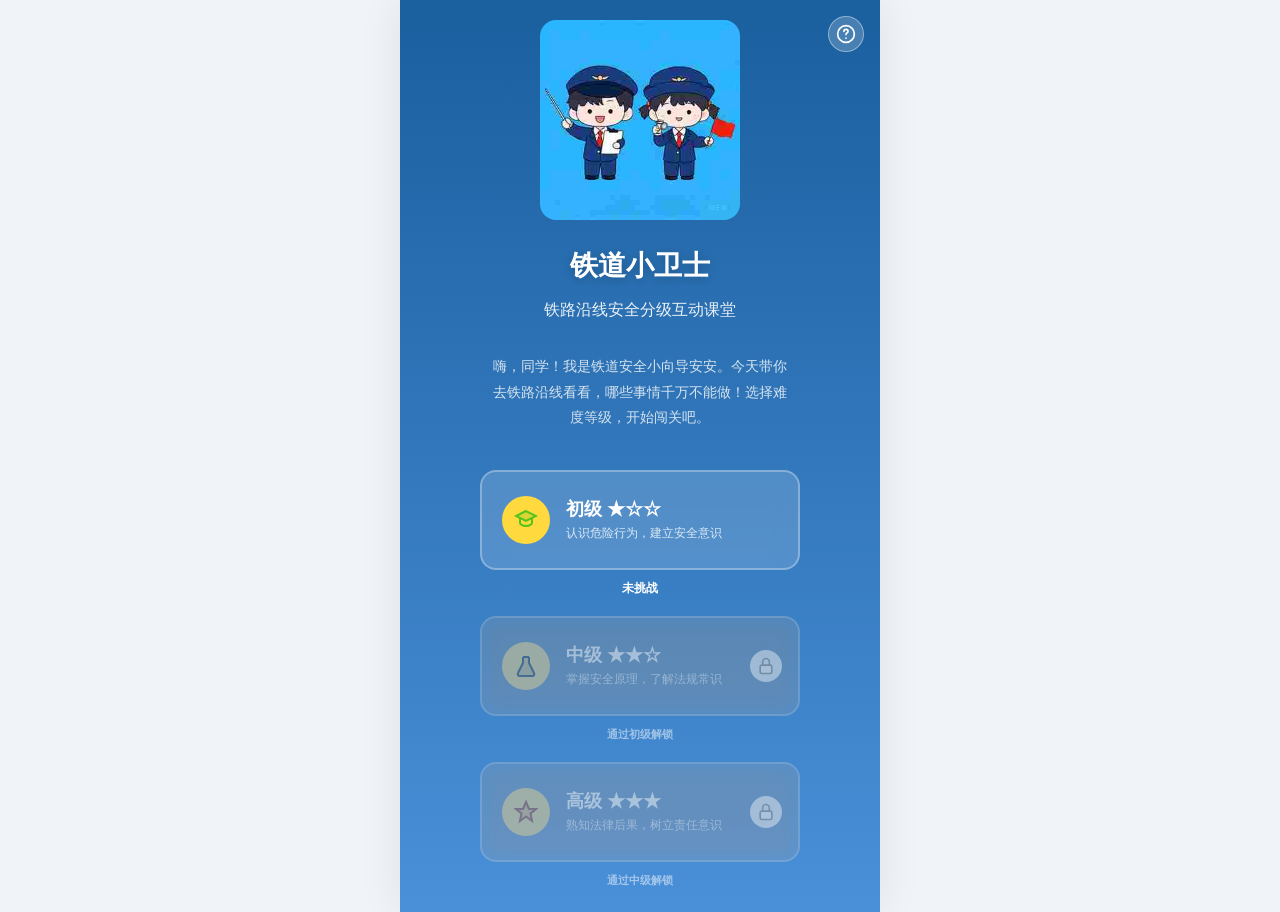
<file: index.html>
<!DOCTYPE html>
<html lang="zh-CN">
<head>
  <meta charset="UTF-8">
  <meta name="viewport" content="width=device-width, initial-scale=1.0, maximum-scale=1.0, user-scalable=no">
  <meta name="description" content="铁道小卫士 - 中小学生铁路沿线安全互动课堂">
  <title>铁道小卫士 - 铁路沿线安全互动课堂</title>
  <link rel="stylesheet" href="css/style.css?v=1.2.3">
</head>
<body>
<div id="app">

  <!-- 顶部进度条 -->
  <div class="progress-bar" id="progressBar">
    <div class="progress-track">
      <div class="progress-fill" id="progressFill" style="width:0%"></div>
    </div>
    <div class="progress-text" id="progressText">探索进度 0/6</div>
  </div>

  <!-- ===== 开篇页 ===== -->
  <section class="screen active" id="screen-intro">
    <button class="about-btn" onclick="toggleAbout()" aria-label="关于本项目">
      <svg width="20" height="20" viewBox="0 0 24 24" fill="none">
        <circle cx="12" cy="12" r="10" stroke="currentColor" stroke-width="2" fill="none"/>
        <path d="M9.5 9a2.5 2.5 0 015 0c0 1.5-2.5 2-2.5 3.5" stroke="currentColor" stroke-width="2" stroke-linecap="round" fill="none"/>
        <circle cx="12" cy="17" r="1" fill="currentColor"/>
      </svg>
    </button>
    <img class="intro-train" src="images/guides.jpg" alt="铁道安全小向导" onerror="this.onerror=null;this.src='images/guides.jpg'" />
    <h1 class="intro-title">铁道小卫士</h1>
    <p class="intro-subtitle">铁路沿线安全分级互动课堂</p>
    <p class="intro-desc">嗨，同学！我是铁道安全小向导安安。今天带你去铁路沿线看看，哪些事情千万不能做！选择难度等级，开始闯关吧。</p>
    <div class="grade-cards" id="gradeCards">
      <div class="grade-card-wrapper" data-grade="elementary">
        <button class="grade-card" onclick="selectGrade('elementary')">
          <div class="grade-card-icon">
            <svg width="24" height="24" viewBox="0 0 24 24" fill="none"><path d="M12 3L2 8l10 5 10-5-10-5z" stroke="#52C41A" stroke-width="2" fill="#52C41A" opacity="0.2"/><path d="M12 3L2 8l10 5 10-5-10-5z" stroke="#52C41A" stroke-width="2" fill="none"/><path d="M6 10v5c0 1 2.5 3 6 3s6-2 6-3v-5" stroke="#52C41A" stroke-width="2" fill="none"/></svg>
          </div>
          <div class="grade-card-content">
            <h3>初级 ★☆☆</h3>
            <p>认识危险行为，建立安全意识</p>
          </div>
        </button>
        <div class="grade-card-status" id="status-elementary"></div>
      </div>
      <div class="grade-card-wrapper" data-grade="middle">
        <button class="grade-card locked" onclick="selectGrade('middle')">
          <div class="grade-card-icon">
            <svg width="24" height="24" viewBox="0 0 24 24" fill="none"><path d="M9 3v6L4 19a2 2 0 002 3h12a2 2 0 002-3l-5-10V3" stroke="#1A5F9E" stroke-width="2" fill="#1A5F9E" opacity="0.2"/><path d="M9 3v6L4 19a2 2 0 002 3h12a2 2 0 002-3l-5-10V3" stroke="#1A5F9E" stroke-width="2" fill="none"/><line x1="9" y1="3" x2="15" y2="3" stroke="#1A5F9E" stroke-width="2"/></svg>
          </div>
          <div class="grade-card-content">
            <h3>中级 ★★☆</h3>
            <p>掌握安全原理，了解法规常识</p>
          </div>
          <div class="lock-overlay"><svg width="20" height="20" viewBox="0 0 24 24" fill="none"><rect x="5" y="11" width="14" height="10" rx="2" stroke="#999" stroke-width="2" fill="#fff"/><path d="M8 11V7a4 4 0 018 0v4" stroke="#999" stroke-width="2" fill="none"/></svg></div>
        </button>
        <div class="grade-card-status" id="status-middle"></div>
      </div>
      <div class="grade-card-wrapper" data-grade="high">
        <button class="grade-card locked" onclick="selectGrade('high')">
          <div class="grade-card-icon">
            <svg width="24" height="24" viewBox="0 0 24 24" fill="none"><path d="M12 2l3 7h7l-5.5 4.5L18 21l-6-4.5L6 21l1.5-7.5L2 9h7l3-7z" stroke="#E74C3C" stroke-width="2" fill="#E74C3C" opacity="0.2"/><path d="M12 2l3 7h7l-5.5 4.5L18 21l-6-4.5L6 21l1.5-7.5L2 9h7l3-7z" stroke="#E74C3C" stroke-width="2" fill="none"/></svg>
          </div>
          <div class="grade-card-content">
            <h3>高级 ★★★</h3>
            <p>熟知法律后果，树立责任意识</p>
          </div>
          <div class="lock-overlay"><svg width="20" height="20" viewBox="0 0 24 24" fill="none"><rect x="5" y="11" width="14" height="10" rx="2" stroke="#999" stroke-width="2" fill="#fff"/><path d="M8 11V7a4 4 0 018 0v4" stroke="#999" stroke-width="2" fill="none"/></svg></div>
        </button>
        <div class="grade-card-status" id="status-high"></div>
      </div>
    </div>
  </section>

  <!-- ===== 场景闯关页 ===== -->
  <section class="screen" id="screen-scenes">
    <h2 class="section-title" id="scenesTitle">铁路沿线安全六关</h2>
    <p class="section-subtitle" id="scenesSubtitle">请在每个场景中选出正确做法</p>
    <div id="scenarioContainer"></div>
    <div class="scene-nav" id="sceneNav">
      <span class="nav-text" id="navPrev"></span>
      <button class="btn btn-green" id="btnNextScene" onclick="nextScene()" style="display:none">下一关</button>
    </div>
    <div class="text-center mt-32 mb-24" id="scenesDone" style="display:none">
      <button class="btn btn-primary btn-lg" onclick="goToScreen('screen-pledge')">签署安全承诺</button>
    </div>
  </section>

  <!-- ===== 安全承诺页 ===== -->
  <section class="screen" id="screen-pledge">
    <div class="pledge-card">
      <h2 class="pledge-title" id="pledgeTitle">铁路安全承诺</h2>
      <p class="pledge-intro" id="pledgeIntro">亲爱的同学，在学习了铁路沿线安全知识后，请认真阅读并签署以下承诺：</p>
      <div class="pledge-content" id="pledgeContent">
      </div>
      <div class="pledge-check">
        <label class="pledge-checkbox-label">
          <input type="checkbox" id="pledgeAgree" onchange="togglePledgeBtn()"> 我已认真阅读并承诺遵守以上内容
        </label>
      </div>
      <div class="pledge-actions">
        <button class="btn btn-secondary pledge-back-btn" id="pledgeBackBtn" onclick="goBackFromPledge()">返回</button>
        <button class="btn btn-primary btn-lg" id="pledgeNextBtn" onclick="proceedToQuiz()" disabled>签署承诺，进入答题</button>
      </div>
    </div>
  </section>

  <!-- ===== 答题挑战页 ===== -->
  <section class="screen" id="screen-quiz">
    <div id="quizArea"></div>
    <div class="quiz-result" id="quizResult" style="display:none">
      <div class="quiz-result-score" id="quizFinalScore">0</div>
      <div class="quiz-result-label" id="quizResultLabel">答题完成</div>
      <div class="quiz-result-msg" id="quizResultMsg"></div>
      <div class="quiz-badge" id="quizBadge" style="display:none">铁道安全小达人</div>
      <button class="btn btn-primary btn-lg" id="quizNextBtn" onclick="onQuizNext()">查看真实案例</button>
    </div>

    <!-- 铁路安全知识宣讲图 -->
    <div class="quiz-knowledge-section" id="quizKnowledgeSection" style="display:none;">
      <h3 class="quiz-knowledge-title">铁路安全知识宣讲</h3>
      <div class="quiz-knowledge-grid">
        <div class="quiz-knowledge-card">
          <img src="images/promo_quiz_v2_small.jpg" alt="铁路安全答题" onerror="this.onerror=null;this.src='images/promo_quiz_v2_small.jpg'" />
          <p>穿越铁路应走专用人行通道，切勿翻越护栏抄近路</p>
        </div>
        <div class="quiz-knowledge-card">
          <img src="images/promo_kite_small.jpg" alt="禁止在铁路旁放风筝" onerror="this.onerror=null;this.src='images/promo_kite_small.jpg'" />
          <p>铁路旁严禁放风筝，风筝线可能缠绕接触网造成事故</p>
        </div>
        <div class="quiz-knowledge-card">
          <img src="images/promo_stone_v2_small.jpg" alt="禁止向火车抛石块" onerror="this.onerror=null;this.src='images/promo_stone_v2_small.jpg'" />
          <p>向列车抛掷石块危险且违法，可能造成严重伤亡和法律责任</p>
        </div>
      </div>
    </div>
    <div class="quiz-refs-note">
      <span class="quiz-refs-label">参考出处：</span>本页题目及解析参考《中华人民共和国铁路法》、《铁路安全管理条例》（国务院令第639号）、《中华人民共和国治安管理处罚法》、《中华人民共和国刑法》相关条款，及国家铁路局、中国铁路公安局安全科普资料整理。
    </div>
  </section>

  <!-- ===== 案例警示页 ===== -->
  <section class="screen" id="screen-cases">
    <h2 class="section-title">真实发生的事</h2>
    <p class="section-subtitle">这些不是小事，每一起都是血的教训</p>
    <div id="caseContainer"></div>
    <div class="case-refs">
      <h4 class="case-refs-title">案例来源与参考文献</h4>
      <p class="case-refs-note">以上案例依据公开报道的铁路安全事故类型改编，具体时间、地点、人物均作化名处理，仅用于安全教育教学目的。</p>
      <div class="case-refs-group">
        <div class="case-refs-subtitle">一、法律法规</div>
        <ol class="case-refs-list">
          <li>《中华人民共和国铁路法》（2015年修正），全国人民代表大会常务委员会</li>
          <li>《铁路安全管理条例》（国务院令第639号），国务院，2014年1月1日施行</li>
          <li>《中华人民共和国治安管理处罚法》（2012年修正），全国人民代表大会常务委员会</li>
          <li>《中华人民共和国刑法》第一百一十七条、第一百一十五条、第一百一十九条，全国人民代表大会</li>
          <li>《高速铁路安全防护管理办法》（交通运输部令2020年第14号），国家铁路局，2020年8月1日施行</li>
        </ol>
      </div>
      <div class="case-refs-group">
        <div class="case-refs-subtitle">二、案例与科普资料</div>
        <ol class="case-refs-list">
          <li>国家铁路局《铁路安全宣传案例集》</li>
          <li>中国铁路公安局安全警示教育资料</li>
          <li>铁路检察机关未成年人犯罪警示案例汇编</li>
          <li>铁路运输法院公开审判案例</li>
          <li>中国铁道学会铁路安全科普宣传材料</li>
        </ol>
      </div>
    </div>
    <div class="text-center mt-32 mb-24">
      <button class="btn btn-blue btn-lg" onclick="goToScreen('screen-certificate')">领取安全证书</button>
    </div>
  </section>

  <!-- ===== 证书页 ===== -->
  <section class="screen" id="screen-certificate">
    <h2 class="section-title" style="color:#fff">我是铁道安全小卫士</h2>
    <p class="section-subtitle" style="color:rgba(255,255,255,0.7)">完成全部挑战，领取你的安全证书</p>

    <div class="pledge-wall">
      <div class="pledge-count" id="pledgeCount">0</div>
      <div class="pledge-label">名同学已签署铁路安全承诺</div>
    </div>

    <!-- 证书卡片（合格及以上显示） -->
    <div class="cert-container" id="certCard">
      <div class="cert-decoration"></div>
      <div class="cert-title" id="certTitle">答题能手合格证书</div>
      <div class="cert-subtitle">铁路沿线安全互动课堂</div>

      <div class="cert-name" id="certName">--</div>

      <div class="cert-info">
        <div class="cert-info-item">
          <div class="cert-info-label">难度</div>
          <div class="cert-info-value" id="certGrade">--</div>
        </div>
        <div class="cert-info-item">
          <div class="cert-info-label">答题</div>
          <div class="cert-info-value" id="certScenes">--</div>
        </div>
        <div class="cert-info-item">
          <div class="cert-info-label">等级</div>
          <div class="cert-info-value" id="certLevel" style="color:#52C41A;font-weight:700">合格</div>
        </div>
      </div>

      <div class="cert-score-big" id="certTotalScore">0</div>
      <div class="cert-info-label">总得分（满分100）</div>

      <div class="cert-pledge" id="certPledge"></div>

      <div class="cert-canvas-wrap">
        <canvas id="certCanvas" width="360" height="120"></canvas>
      </div>

      <div class="cert-id" id="certId">证书编号：TDXWS-000000</div>
      <div class="cert-levels-summary" id="certLevelsSummary"></div>
      <div class="cert-next-action" id="certNextAction"></div>
    </div>

    <!-- 不合格提示卡片（分数<60时显示） -->
    <div class="fail-card" id="failCard" style="display:none;">
      <div class="fail-icon">📚</div>
      <h3 class="fail-title">再接再厉</h3>
      <p class="fail-desc">你的得分是 <span id="failScore" style="color:#FF4D4F;font-weight:700;font-size:24px;">0</span> 分</p>
      <p class="fail-desc">难度：<span id="failGrade">--</span></p>
      <p class="fail-desc" id="failDetail">--</p>
      <p class="fail-tip">很遗憾，60分以上才能获得证书哦。<br>回去复习一下安全知识，再来挑战吧！</p>
      <div class="fail-actions">
        <button class="btn btn-primary" onclick="restartQuiz()">重新挑战</button>
        <button class="btn btn-outline" onclick="goHome()">返回首页</button>
      </div>
    </div>

    <div class="share-buttons">
      <button class="btn btn-green share-btn" onclick="shareResult(event)">分享成绩</button>
      <button class="btn btn-blue share-btn" onclick="copyLink(event)">复制链接</button>
      <button class="btn btn-outline share-btn" onclick="goHome()">返回首页</button>
    </div>

    <div class="submit-guide">
      <strong>铁道小卫士 · 铁路沿线安全知识闯关</strong><br>
      <span id="footerVersion">版本 v1.2.0</span>
    </div>
  </section>

  <!-- 昵称输入弹窗 -->
  <div class="modal-overlay" id="nicknameOverlay" style="display:none;">
    <div class="modal-box">
      <h3 class="modal-title">输入你的昵称</h3>
      <p class="modal-desc">用于生成你的专属证书</p>
      <input type="text" id="nicknameInput" class="modal-input" maxlength="20" placeholder="请输入昵称（最多20字）" onkeydown="if(event.key==='Enter')confirmNickname()">
      <div class="modal-actions">
        <button class="btn btn-primary" onclick="confirmNickname()">确认</button>
        <button class="btn btn-secondary" onclick="cancelNickname()">跳过</button>
      </div>
    </div>
  </div>
</div>

<!-- ===== 关于弹窗 ===== -->
<div class="about-modal" id="aboutModal" style="display:none;">
  <div class="about-modal-overlay" onclick="toggleAbout()"></div>
  <div class="about-modal-content">
    <button class="about-close-btn" onclick="toggleAbout()" aria-label="关闭">
      <svg width="20" height="20" viewBox="0 0 24 24" fill="none">
        <line x1="6" y1="6" x2="18" y2="18" stroke="currentColor" stroke-width="2" stroke-linecap="round"/>
        <line x1="18" y1="6" x2="6" y2="18" stroke="currentColor" stroke-width="2" stroke-linecap="round"/>
      </svg>
    </button>
    <div class="about-header">
      <div class="about-icon">
        <svg width="32" height="32" viewBox="0 0 24 24" fill="none">
          <path d="M12 2L2 7l10 5 10-5-10-5z" stroke="#1A5F9E" stroke-width="2" fill="#1A5F9E" opacity="0.2"/>
          <path d="M12 2L2 7l10 5 10-5-10-5z" stroke="#1A5F9E" stroke-width="2" fill="none"/>
          <path d="M2 17l10 5 10-5" stroke="#1A5F9E" stroke-width="2" fill="none"/>
          <path d="M2 12l10 5 10-5" stroke="#1A5F9E" stroke-width="2" fill="none"/>
        </svg>
      </div>
      <h3>关于本项目</h3>
      <p class="about-subtitle">铁道小卫士 · 铁路沿线安全知识闯关</p>
    </div>

    <div class="about-body">
      <div class="about-section">
        <h4>🎯 项目简介</h4>
        <p>本作品为铁路科普互动类H5，面向中小学生开展铁路沿线安全教育。通过分级闯关、场景互动、知识答题等形式，普及铁路安全知识和相关法律法规，引导青少年树立安全意识和法治观念。</p>
      </div>

      <div class="about-section">
        <h4>🤖 AI 辅助开发</h4>
        <p>本项目由 <strong>TRAE Work</strong> AI 智能体全程辅助开发，大幅提升了开发效率。</p>
        <div class="about-tags">
          <span class="about-tag">代码生成</span>
          <span class="about-tag">图片生成</span>
          <span class="about-tag">Bug修复</span>
          <span class="about-tag">内容创作</span>
          <span class="about-tag">代码审查</span>
          <span class="about-tag">测试验证</span>
        </div>
      </div>

      <div class="about-section">
          <h4>🛠️ 使用工具</h4>
          <ul class="about-list">
            <li><strong>TRAE Work</strong> — AI 智能体开发平台</li>
            <li><strong>Seedream 文生图</strong> — 场景插图AI生成</li>
            <li><strong>HTML5 / CSS3 / JavaScript</strong> — 前端技术栈</li>
            <li><strong>localStorage</strong> — 本地数据持久化</li>
            <li><strong>GitHub Pages</strong> — 公网静态托管部署</li>
            <li><strong>jsDelivr CDN</strong> — 全球图片分发加速</li>
            <li><strong>GitHub REST API</strong> — 自动化文件上传与部署</li>
          </ul>
        </div>

        <div class="about-section">
          <h4>📦 GitHub 技术信息</h4>
          <ul class="about-list">
            <li><strong>主仓库</strong> — <a href="https://github.com/wanderwrs/railway-safety-h5" target="_blank" style="color:#1A5F9E;">railway-safety-h5</a></li>
            <li><strong>图床仓库</strong> — <a href="https://github.com/wanderwrs/railway-safety-images" target="_blank" style="color:#1A5F9E;">railway-safety-images</a></li>
            <li><strong>部署平台</strong> — GitHub Pages（免费、HTTPS、永久有效）</li>
            <li><strong>访问地址</strong> — <a href="https://wanderwrs.github.io/railway-safety-h5/" target="_blank" style="color:#1A5F9E;">wanderwrs.github.io</a></li>
            <li><strong>CDN 加速</strong> — jsDelivr 全球 CDN（含国内节点）</li>
            <li><strong>分支策略</strong> — main 主分支 + 独立图床仓库</li>
            <li><strong>部署方式</strong> — GitHub REST API 自动化上传</li>
            <li><strong>代码体积</strong> — 主仓库约 100KB（纯代码无图片）</li>
            <li><strong>图片体积</strong> — 图床仓库约 1.5MB（640px / JPEG 65%）</li>
          </ul>
        </div>

      <div class="about-section">
        <h4>©️ 版权声明</h4>
        <ul class="about-list">
          <li>本作品<strong>文字内容、题目设计、交互架构</strong>均为创作者使用 TRAE Work 智能体原创</li>
          <li>场景插图由 <strong>Seedream AI</strong> 辅助生成，创作者拥有完整使用权</li>
          <li>铁路安全知识内容参考公开法律法规及科普资料整理</li>
          <li>真实案例中人物均为化名，不涉及任何个人隐私</li>
          <li>未经许可，不得用于商业用途</li>
        </ul>
      </div>

      <div class="about-section">
        <h4>📚 参考资料</h4>
        <ul class="about-list">
          <li>《中华人民共和国铁路法》（2015年修正），全国人民代表大会常务委员会</li>
          <li>《铁路安全管理条例》（国务院令第639号），国务院，2014年1月1日施行</li>
          <li>《中华人民共和国治安管理处罚法》（2012年修正），全国人民代表大会常务委员会</li>
          <li>《中华人民共和国刑法》第一百一十五条、第一百一十七条、第一百一十九条</li>
          <li>《高速铁路安全防护管理办法》（交通运输部令2020年第14号）</li>
          <li>国家铁路局《铁路安全宣传案例集》及安全科普宣传材料</li>
          <li>中国铁路公安局安全警示教育资料</li>
          <li>铁路检察机关未成年人犯罪警示案例汇编</li>
          <li>铁路运输法院公开审判案例</li>
          <li>中国铁道学会铁路科普作品征集大赛要求</li>
        </ul>
      </div>

      <div class="about-section">
        <h4>📊 项目数据</h4>
        <div class="about-stats">
          <div class="about-stat">
            <div class="about-stat-num">3</div>
            <div class="about-stat-label">难度等级</div>
          </div>
          <div class="about-stat">
            <div class="about-stat-num">86</div>
            <div class="about-stat-label">知识题目</div>
          </div>
          <div class="about-stat">
            <div class="about-stat-num">36</div>
            <div class="about-stat-label">场景插图</div>
          </div>
        </div>
      </div>

      <div class="about-section about-version">
        <p>版本号：<strong id="aboutVersion">v1.2.0</strong></p>
        <p>© 2026 铁道小卫士 · 铁路科普作品</p>
      </div>
    </div>
  </div>
</div>

<script src="js/data.js?v=1.2.3"></script>
<script src="js/app.js?v=1.2.4"></script>
</body>
</html>
</file>
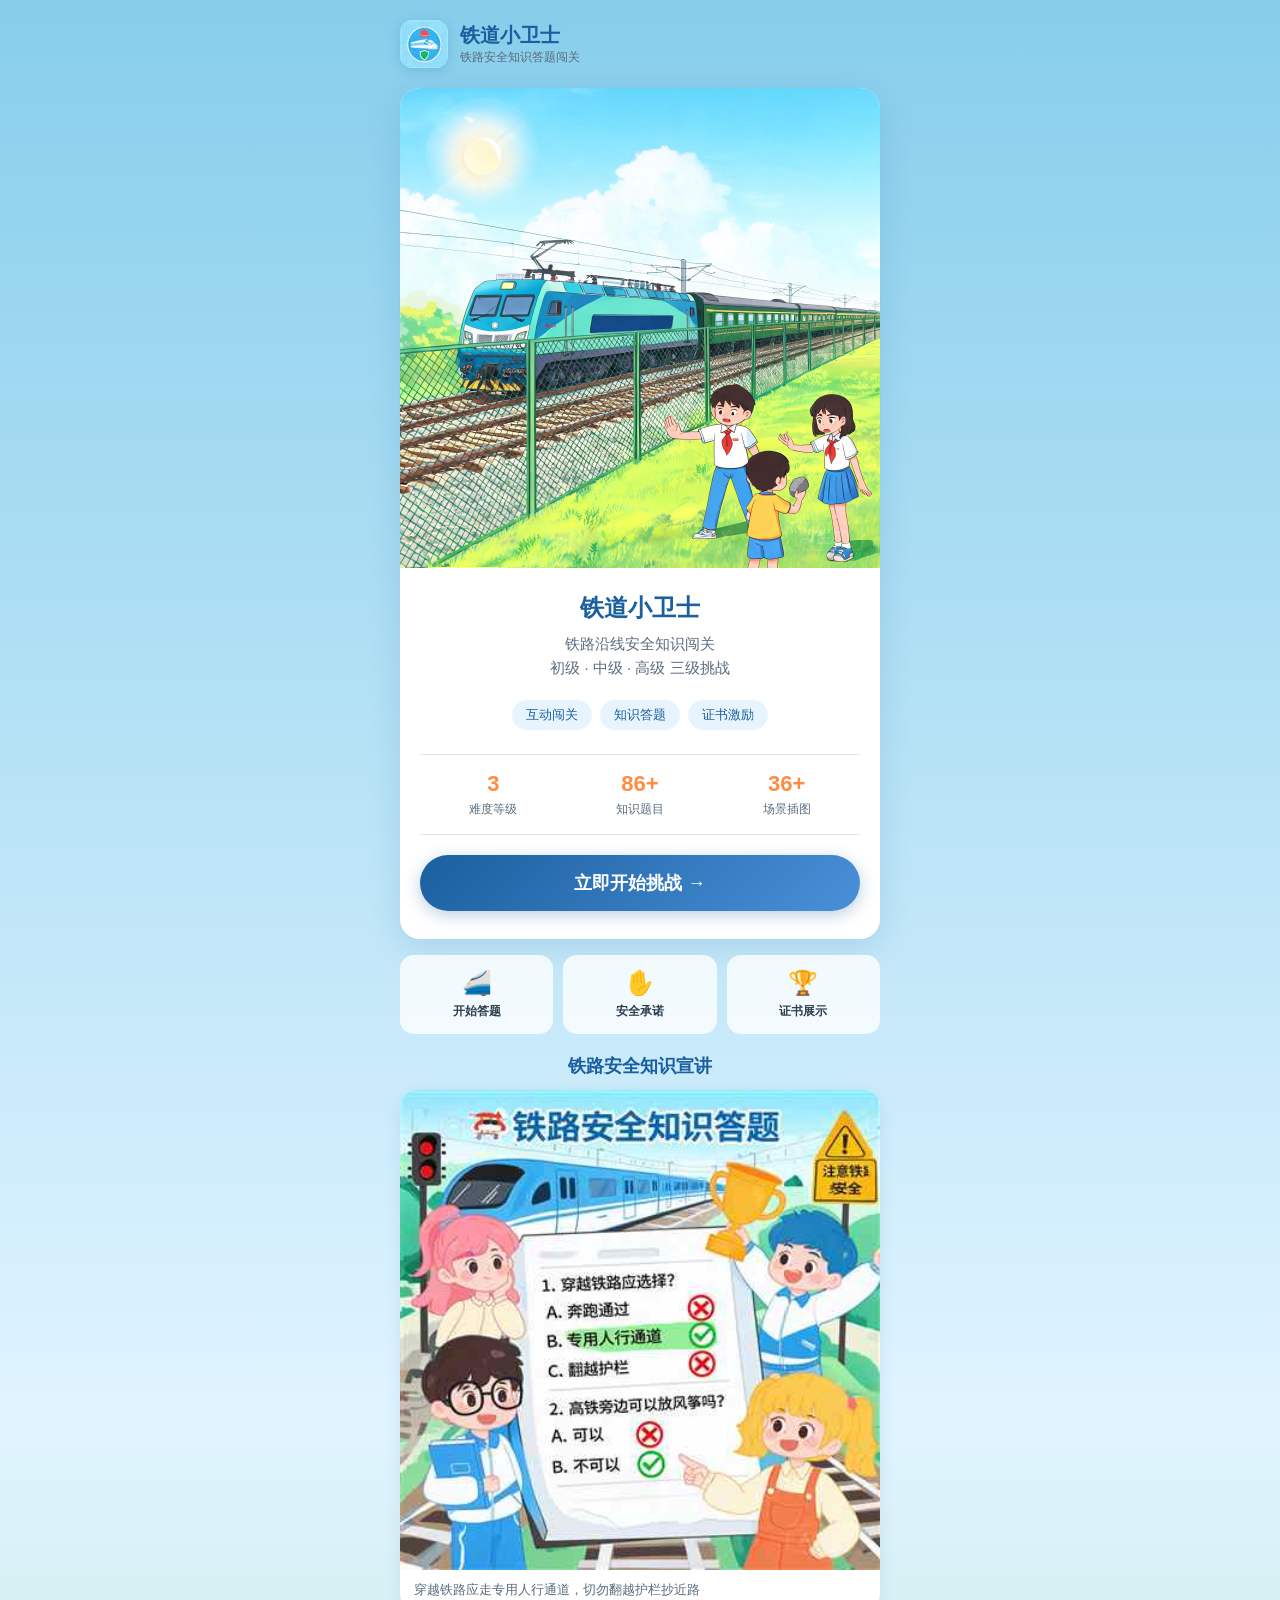
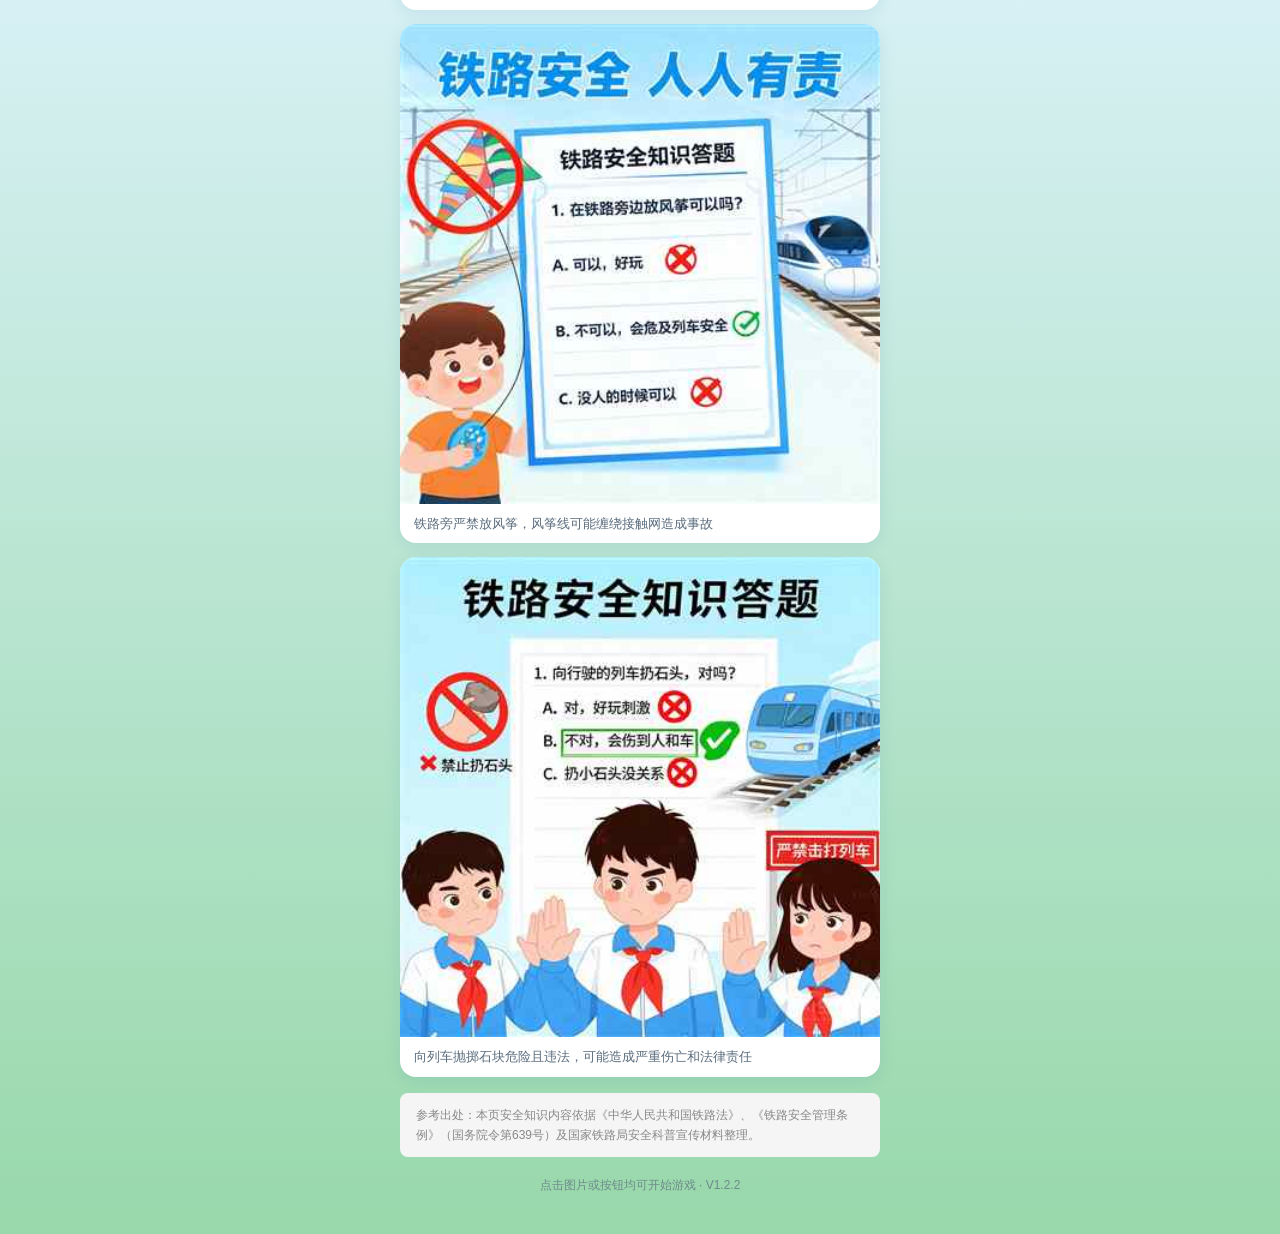
<file: promo.html>
<!DOCTYPE html>
<html lang="zh-CN">
<head>
  <meta charset="UTF-8">
  <meta name="viewport" content="width=device-width, initial-scale=1.0, maximum-scale=1.0, user-scalable=no">

  <!-- ===== SEO 搜索优化 ===== -->
  <title>铁道小卫士 · 铁路安全知识答题闯关 H5</title>
  <meta name="description" content="铁道小卫士是一款面向中小学生的铁路沿线安全知识互动答题H5。通过闯关挑战、场景互动、知识问答等形式，学习铁路安全法规和应急常识。初级、中级、高级三级难度，含86+道题目，支持在线答题和证书生成。">
  <meta name="keywords" content="铁路安全,安全答题,铁路知识,铁道小卫士,铁路沿线安全,中小学生安全教育,铁路普法,安全闯关,在线答题,知识竞赛">
  <meta name="author" content="铁道小卫士">
  <meta name="robots" content="index, follow">

  <!-- ===== Open Graph 社交分享 ===== -->
  <meta property="og:title" content="铁道小卫士 · 铁路安全知识答题闯关">
  <meta property="og:description" content="面向中小学生的铁路沿线安全知识互动答题H5。闯关挑战、场景互动、知识问答，学习铁路安全法规。">
  <meta property="og:image" content="https://wanderwrs.github.io/railway-safety-h5/images/promo_banner_new.jpg">
  <meta property="og:type" content="website">
  <meta property="og:url" content="https://wanderwrs.github.io/railway-safety-h5/promo.html">
  <meta property="og:site_name" content="铁道小卫士">

  <!-- ===== 微信分享 ===== -->
  <meta name="twitter:card" content="summary_large_image">
  <meta name="twitter:title" content="铁道小卫士 · 铁路安全知识答题闯关">
  <meta name="twitter:description" content="面向中小学生的铁路沿线安全知识互动答题H5">
  <meta name="twitter:image" content="https://wanderwrs.github.io/railway-safety-h5/images/promo_banner_new.jpg">

  <!-- ===== Favicon ===== -->
  <link rel="icon" type="image/jpeg" href="images/logo.jpg">
  <link rel="apple-touch-icon" href="images/logo.jpg">

  <!-- ===== 结构化数据（搜索引擎收录） ===== -->
  <script type="application/ld+json">
  {
    "@context": "https://schema.org",
    "@type": "EducationalApplication",
    "name": "铁道小卫士 - 铁路沿线安全知识闯关",
    "description": "面向中小学生的铁路沿线安全知识互动答题H5，含初级、中级、高级三个难度等级，86+道知识题目，支持在线答题和证书生成。",
    "applicationCategory": "EducationalApplication",
    "operatingSystem": "Web Browser",
    "url": "https://wanderwrs.github.io/railway-safety-h5/promo.html",
    "image": "https://wanderwrs.github.io/railway-safety-h5/images/promo_banner_new.jpg",
    "offers": {
      "@type": "Offer",
      "price": "0",
      "priceCurrency": "CNY"
    },
    "educationalUse": "铁路安全教育",
    "audience": {
      "@type": "EducationalAudience",
      "educationalRole": "学生"
    },
    "aggregateRating": {
      "@type": "AggregateRating",
      "ratingValue": "5",
      "ratingCount": "1"
    }
  }
  </script>

  <style>
    * { margin: 0; padding: 0; box-sizing: border-box; }
    body {
      font-family: "PingFang SC", "Microsoft YaHei", sans-serif;
      background: linear-gradient(180deg, #87CEEB 0%, #E0F4FF 50%, #98D8AA 100%);
      min-height: 100vh;
      display: flex;
      flex-direction: column;
      align-items: center;
      padding: 20px 16px 40px;
    }

    /* ===== 顶部 Logo 栏 ===== */
    .promo-header {
      display: flex;
      align-items: center;
      gap: 12px;
      margin-bottom: 20px;
      max-width: 480px;
      width: 100%;
    }
    .promo-logo {
      width: 48px;
      height: 48px;
      border-radius: 12px;
      object-fit: cover;
      flex-shrink: 0;
      box-shadow: 0 2px 12px rgba(26, 95, 158, 0.2);
    }
    .promo-logo-text {
      display: flex;
      flex-direction: column;
    }
    .promo-logo-title {
      font-size: 20px;
      font-weight: 800;
      color: #1A5F9E;
      line-height: 1.2;
    }
    .promo-logo-desc {
      font-size: 12px;
      color: #5A6C7D;
      margin-top: 2px;
    }

    .promo-card {
      width: 100%;
      max-width: 480px;
      background: #fff;
      border-radius: 20px;
      overflow: hidden;
      box-shadow: 0 8px 32px rgba(26, 95, 158, 0.15);
    }
    .promo-image {
      width: 100%;
      display: block;
      cursor: pointer;
    }
    .promo-content {
      padding: 24px 20px 28px;
      text-align: center;
    }
    .promo-title {
      font-size: 24px;
      font-weight: 800;
      color: #1A5F9E;
      margin-bottom: 8px;
    }
    .promo-subtitle {
      font-size: 15px;
      color: #5A6C7D;
      margin-bottom: 20px;
      line-height: 1.6;
    }
    .promo-tags {
      display: flex;
      justify-content: center;
      gap: 8px;
      margin-bottom: 24px;
      flex-wrap: wrap;
    }
    .promo-tag {
      background: #E8F4FD;
      color: #1A5F9E;
      padding: 6px 14px;
      border-radius: 20px;
      font-size: 13px;
      font-weight: 500;
    }
    .start-btn {
      display: block;
      width: 100%;
      padding: 16px 32px;
      background: linear-gradient(135deg, #1A5F9E 0%, #4A90D9 100%);
      color: #fff;
      font-size: 18px;
      font-weight: 700;
      border: none;
      border-radius: 50px;
      cursor: pointer;
      text-decoration: none;
      box-shadow: 0 4px 16px rgba(26, 95, 158, 0.3);
      transition: transform 0.2s, box-shadow 0.2s;
    }
    .start-btn:active {
      transform: scale(0.97);
      box-shadow: 0 2px 8px rgba(26, 95, 158, 0.3);
    }
    .promo-features {
      display: flex;
      justify-content: space-around;
      margin: 24px 0 20px;
      padding: 16px 0;
      border-top: 1px solid #E0E6ED;
      border-bottom: 1px solid #E0E6ED;
    }
    .feature-item {
      text-align: center;
    }
    .feature-num {
      font-size: 22px;
      font-weight: 800;
      color: #FF8C42;
    }
    .feature-label {
      font-size: 12px;
      color: #5A6C7D;
      margin-top: 4px;
    }
    .footer-tip {
      margin-top: 20px;
      text-align: center;
      font-size: 12px;
      color: #5A6C7D;
      opacity: 0.7;
    }
    .promo-refs-note {
      font-size: 12px;
      color: #888;
      line-height: 1.7;
      padding: 12px 16px;
      margin: 16px auto 0;
      background: #f5f5f5;
      border-radius: 8px;
      max-width: 600px;
    }

    /* ===== 铁路知识宣讲 ===== */
    .promo-knowledge {
      max-width: 480px;
      width: 100%;
      margin-top: 20px;
    }
    .knowledge-title {
      font-size: 18px;
      font-weight: 800;
      color: #1A5F9E;
      margin-bottom: 12px;
      text-align: center;
    }
    .knowledge-grid {
      display: flex;
      flex-direction: column;
      gap: 14px;
    }
    .knowledge-card {
      background: #fff;
      border-radius: 16px;
      overflow: hidden;
      box-shadow: 0 4px 16px rgba(26, 95, 158, 0.1);
    }
    .knowledge-card img {
      width: 100%;
      display: block;
    }
    .knowledge-card-text {
      padding: 10px 14px;
      font-size: 13px;
      color: #5A6C7D;
      line-height: 1.5;
    }

    /* ===== 快速入口按钮 ===== */
    .quick-nav {
      display: flex;
      gap: 10px;
      max-width: 480px;
      width: 100%;
      margin-top: 16px;
    }
    .quick-nav-item {
      flex: 1;
      display: flex;
      flex-direction: column;
      align-items: center;
      gap: 6px;
      padding: 14px 8px;
      background: rgba(255,255,255,0.8);
      border-radius: 14px;
      text-decoration: none;
      transition: all 0.2s;
    }
    .quick-nav-item:active {
      transform: scale(0.96);
      background: rgba(255,255,255,1);
    }
    .quick-nav-icon {
      font-size: 24px;
    }
    .quick-nav-label {
      font-size: 12px;
      color: #2C3E50;
      font-weight: 600;
    }
  </style>
</head>
<body>

  <!-- ===== 顶部 Logo 栏 ===== -->
  <div class="promo-header">
    <img class="promo-logo" src="images/logo.jpg" alt="铁道小卫士Logo" onerror="this.onerror=null;this.style.display='none'" />
    <div class="promo-logo-text">
      <span class="promo-logo-title">铁道小卫士</span>
      <span class="promo-logo-desc">铁路安全知识答题闯关</span>
    </div>
  </div>

  <!-- ===== 推广卡片 ===== -->
  <div class="promo-card">
    <img class="promo-image" src="images/promo_banner_new.jpg" alt="铁道小卫士 - 铁路沿线安全知识闯关" onclick="startGame()" onerror="this.onerror=null;this.src='images/promo_banner_new.jpg'" />
    <div class="promo-content">
      <h1 class="promo-title">铁道小卫士</h1>
      <p class="promo-subtitle">铁路沿线安全知识闯关<br/>初级 · 中级 · 高级 三级挑战</p>
      <div class="promo-tags">
        <span class="promo-tag">互动闯关</span>
        <span class="promo-tag">知识答题</span>
        <span class="promo-tag">证书激励</span>
      </div>
      <div class="promo-features">
        <div class="feature-item">
          <div class="feature-num">3</div>
          <div class="feature-label">难度等级</div>
        </div>
        <div class="feature-item">
          <div class="feature-num">86+</div>
          <div class="feature-label">知识题目</div>
        </div>
        <div class="feature-item">
          <div class="feature-num">36+</div>
          <div class="feature-label">场景插图</div>
        </div>
      </div>
      <button class="start-btn" onclick="startGame()">立即开始挑战 →</button>
    </div>
  </div>

  <!-- ===== 快速入口 ===== -->
  <div class="quick-nav">
    <a class="quick-nav-item" href="index.html">
      <span class="quick-nav-icon">🚄</span>
      <span class="quick-nav-label">开始答题</span>
    </a>
    <a class="quick-nav-item" href="index.html#screen-pledge">
      <span class="quick-nav-icon">✋</span>
      <span class="quick-nav-label">安全承诺</span>
    </a>
    <a class="quick-nav-item" href="index.html#screen-certificate">
      <span class="quick-nav-icon">🏆</span>
      <span class="quick-nav-label">证书展示</span>
    </a>
  </div>

  <!-- ===== 铁路知识宣讲 ===== -->
  <div class="promo-knowledge">
    <h2 class="knowledge-title">铁路安全知识宣讲</h2>
    <div class="knowledge-grid">
      <div class="knowledge-card">
        <img src="images/promo_quiz_v2_small.jpg" alt="铁路安全答题" onerror="this.onerror=null;this.src='images/promo_quiz_v2_small.jpg'" />
        <div class="knowledge-card-text">穿越铁路应走专用人行通道，切勿翻越护栏抄近路</div>
      </div>
      <div class="knowledge-card">
        <img src="images/promo_kite_small.jpg" alt="禁止在铁路旁放风筝" onerror="this.onerror=null;this.src='images/promo_kite_small.jpg'" />
        <div class="knowledge-card-text">铁路旁严禁放风筝，风筝线可能缠绕接触网造成事故</div>
      </div>
      <div class="knowledge-card">
        <img src="images/promo_stone_v2_small.jpg" alt="禁止向火车抛石块" onerror="this.onerror=null;this.src='images/promo_stone_v2_small.jpg'" />
        <div class="knowledge-card-text">向列车抛掷石块危险且违法，可能造成严重伤亡和法律责任</div>
      </div>
    </div>
    <p class="promo-refs-note">参考出处：本页安全知识内容依据《中华人民共和国铁路法》、《铁路安全管理条例》（国务院令第639号）及国家铁路局安全科普宣传材料整理。</p>
  </div>

  <p class="footer-tip">点击图片或按钮均可开始游戏 · V1.2.2</p>

  <script>
    function startGame() {
      window.location.href = 'index.html';
    }
  </script>
</body>
</html>
</file>
<file: css/style.css>
/* style.css - 铁道小卫士 H5 全部样式 */

/* ===== 基础变量 ===== */
:root {
  --blue: #1A5F9E;
  --blue-light: #4A90D9;
  --blue-dark: #0D3F6E;
  --orange: #FF8C42;
  --orange-light: #FFB07A;
  --green: #52C41A;
  --green-light: #82D24A;
  --yellow: #FFD93D;
  --red: #E74C3C;
  --bg: #F0F4F8;
  --card-bg: #FFFFFF;
  --text: #2C3E50;
  --text-light: #5A6C7D;
  --text-white: #FFFFFF;
  --text-primary: #2C3E50;
  --text-secondary: #5A6C7D;
  --primary: #1A5F9E;
  --gray-light: #F0F4F8;
  --border: #E0E6ED;
  --shadow: 0 4px 12px rgba(0,0,0,0.1);
  --shadow-lg: 0 8px 24px rgba(0,0,0,0.15);
  --radius: 16px;
  --radius-sm: 8px;
  --radius-md: 12px;
  --radius-xs: 4px;
  --radius-lg: 24px;
}

/* ===== Reset ===== */
* { margin: 0; padding: 0; box-sizing: border-box; }
html, body { width: 100%; min-height: 100vh; }
body {
  font-family: "PingFang SC", "Microsoft YaHei", "Helvetica Neue", sans-serif;
  background: var(--bg);
  color: var(--text);
  line-height: 1.6;
  -webkit-font-smoothing: antialiased;
  overflow-x: hidden;
}
button { font-family: inherit; cursor: pointer; border: none; outline: none; }

/* ===== 应用容器 ===== */
#app {
  max-width: 480px;
  margin: 0 auto;
  min-height: 100vh;
  position: relative;
  overflow: hidden;
}

/* ===== 屏幕通用 ===== */
.screen {
  display: none;
  min-height: 100vh;
  padding: 20px 16px;
  animation: fadeIn 0.4s ease;
}
.screen.active { display: block; }

@keyframes fadeIn {
  from { opacity: 0; transform: translateY(10px); }
  to { opacity: 1; transform: translateY(0); }
}

/* ===== 顶部进度条 ===== */
.progress-bar {
  position: sticky;
  top: 0;
  z-index: 100;
  background: var(--card-bg);
  padding: 10px 16px;
  box-shadow: var(--shadow);
  display: none;
}
.progress-bar.show { display: block; }
.progress-track {
  height: 8px;
  background: var(--border);
  border-radius: 4px;
  overflow: hidden;
}
.progress-fill {
  height: 100%;
  background: linear-gradient(90deg, var(--green), var(--blue));
  border-radius: 4px;
  transition: width 0.5s ease;
}
.progress-text {
  font-size: 13px;
  color: var(--text-light);
  text-align: center;
  margin-top: 4px;
}

/* ===== 关于按钮 ===== */
.about-btn {
  position: absolute;
  top: 16px;
  right: 16px;
  width: 36px;
  height: 36px;
  border-radius: 50%;
  background: rgba(255,255,255,0.2);
  color: var(--text-white);
  display: flex;
  align-items: center;
  justify-content: center;
  border: 1.5px solid rgba(255,255,255,0.4);
  backdrop-filter: blur(10px);
  z-index: 10;
  transition: all 0.3s;
}
.about-btn:hover {
  background: rgba(255,255,255,0.3);
  transform: scale(1.08);
}
.about-btn:active {
  transform: scale(0.95);
}

/* ===== 关于弹窗 ===== */
.about-modal {
  position: fixed;
  top: 0;
  left: 0;
  right: 0;
  bottom: 0;
  z-index: 1000;
  display: flex;
  align-items: center;
  justify-content: center;
}
.about-modal-overlay {
  position: absolute;
  top: 0;
  left: 0;
  right: 0;
  bottom: 0;
  background: rgba(0,0,0,0.5);
  backdrop-filter: blur(4px);
}
.about-modal-content {
  position: relative;
  background: var(--card-bg);
  border-radius: var(--radius-lg);
  width: 90%;
  max-width: 380px;
  max-height: 80vh;
  overflow-y: auto;
  box-shadow: var(--shadow-lg);
  animation: modalIn 0.3s ease;
}
@keyframes modalIn {
  from { opacity: 0; transform: translateY(20px) scale(0.95); }
  to { opacity: 1; transform: translateY(0) scale(1); }
}
.about-close-btn {
  position: absolute;
  top: 12px;
  right: 12px;
  width: 32px;
  height: 32px;
  border-radius: 50%;
  background: var(--bg);
  color: var(--text-light);
  display: flex;
  align-items: center;
  justify-content: center;
  transition: all 0.2s;
  z-index: 2;
}
.about-close-btn:hover {
  background: var(--border);
  color: var(--text);
}
.about-header {
  padding: 28px 24px 20px;
  text-align: center;
  background: linear-gradient(135deg, #E8F4FD 0%, #F0F7FF 100%);
  border-radius: var(--radius-lg) var(--radius-lg) 0 0;
}
.about-icon {
  width: 56px;
  height: 56px;
  border-radius: 50%;
  background: #fff;
  display: flex;
  align-items: center;
  justify-content: center;
  margin: 0 auto 12px;
  box-shadow: 0 4px 12px rgba(26,95,158,0.15);
}
.about-header h3 {
  font-size: 18px;
  font-weight: 700;
  color: var(--text-primary);
  margin-bottom: 4px;
}
.about-subtitle {
  font-size: 13px;
  color: var(--text-secondary);
}
.about-body {
  padding: 20px 24px 24px;
}
.about-section {
  margin-bottom: 20px;
}
.about-section:last-child {
  margin-bottom: 0;
}
.about-section h4 {
  font-size: 15px;
  font-weight: 600;
  color: var(--text-primary);
  margin-bottom: 8px;
}
.about-section p {
  font-size: 13px;
  color: var(--text-secondary);
  line-height: 1.7;
}
.about-tags {
  display: flex;
  flex-wrap: wrap;
  gap: 6px;
  margin-top: 10px;
}
.about-tag {
  font-size: 12px;
  padding: 4px 10px;
  background: #E8F4FD;
  color: var(--blue);
  border-radius: 12px;
  font-weight: 500;
}
.about-list {
  list-style: none;
  padding: 0;
  margin: 0;
}
.about-list li {
  font-size: 13px;
  color: var(--text-secondary);
  padding: 4px 0 4px 16px;
  position: relative;
  line-height: 1.6;
}
.about-list li::before {
  content: '';
  position: absolute;
  left: 2px;
  top: 11px;
  width: 6px;
  height: 6px;
  border-radius: 50%;
  background: var(--blue-light);
}
.about-stats {
  display: flex;
  justify-content: space-around;
  margin-top: 8px;
}
.about-stat {
  text-align: center;
}
.about-stat-num {
  font-size: 24px;
  font-weight: 700;
  color: var(--blue);
  line-height: 1.2;
}
.about-stat-label {
  font-size: 12px;
  color: var(--text-secondary);
  margin-top: 4px;
}
.about-version {
  text-align: center;
  padding-top: 16px;
  border-top: 1px solid var(--border);
}
.about-version p {
  font-size: 12px;
  color: var(--text-light);
  line-height: 1.8;
}

/* ===== 开篇页 ===== */
#screen-intro {
  background: linear-gradient(180deg, var(--blue) 0%, var(--blue-light) 100%);
  color: var(--text-white);
  display: none;
  flex-direction: column;
  align-items: center;
  justify-content: center;
  text-align: center;
  min-height: 100vh;
  position: relative;
}
#screen-intro.active { display: flex; }
.intro-train {
  width: 200px;
  height: 200px;
  margin-bottom: 24px;
  border-radius: 16px;
  object-fit: cover;
  animation: trainIn 1.2s ease;
}
@keyframes trainIn {
  from { transform: translateX(-200px) scale(0.5); opacity: 0; }
  to { transform: translateX(0) scale(1); opacity: 1; }
}
.intro-title {
  font-size: 28px;
  font-weight: 800;
  margin-bottom: 8px;
  text-shadow: 0 2px 8px rgba(0,0,0,0.2);
}
.intro-subtitle {
  font-size: 16px;
  opacity: 0.9;
  margin-bottom: 32px;
}
.intro-desc {
  font-size: 14px;
  opacity: 0.8;
  margin-bottom: 40px;
  max-width: 300px;
  line-height: 1.8;
}

/* ===== 学段选择 ===== */
.grade-cards {
  display: flex;
  flex-direction: column;
  gap: 16px;
  width: 100%;
  max-width: 320px;
}
.grade-card {
  background: rgba(255,255,255,0.15);
  backdrop-filter: blur(10px);
  border: 2px solid rgba(255,255,255,0.3);
  border-radius: var(--radius);
  padding: 20px;
  text-align: left;
  color: var(--text-white);
  transition: all 0.3s;
  display: flex;
  align-items: center;
  gap: 16px;
  width: 100%;
  min-height: 100px;
  position: relative;
}
.grade-card:hover, .grade-card:active {
  background: rgba(255,255,255,0.25);
  border-color: var(--yellow);
  transform: scale(1.02);
}
.grade-card-icon {
  width: 48px;
  height: 48px;
  border-radius: 50%;
  background: var(--yellow);
  display: flex;
  align-items: center;
  justify-content: center;
  font-size: 24px;
  flex-shrink: 0;
}
.grade-card-content h3 { font-size: 18px; margin-bottom: 4px; }
.grade-card-content p { font-size: 12px; opacity: 0.8; }

.grade-card-wrapper { position: relative; }
.grade-card.locked {
  opacity: 0.5;
  filter: grayscale(0.6);
  cursor: not-allowed;
}
.grade-card.locked:hover, .grade-card.locked:active {
  background: rgba(255,255,255,0.15);
  border-color: rgba(255,255,255,0.3);
  transform: none;
}
.lock-overlay {
  position: absolute;
  right: 16px;
  top: 50%;
  transform: translateY(-50%);
  width: 32px;
  height: 32px;
  display: flex;
  align-items: center;
  justify-content: center;
  background: rgba(255,255,255,0.9);
  border-radius: 50%;
}
.grade-card.passed {
  border-color: var(--green);
  border-width: 2px;
}
.grade-card-status {
  text-align: center;
  font-size: 12px;
  font-weight: 600;
  padding: 4px 0;
  border-radius: 4px;
  margin-top: 6px;
  height: 24px;
  line-height: 16px;
  display: flex;
  align-items: center;
  justify-content: center;
}
.grade-card-status.passed {
  background: rgba(82, 196, 26, 0.2);
  color: var(--green);
}
.grade-card-status.locked {
  color: rgba(255,255,255,0.5);
  font-size: 11px;
}
.grade-card-status.excellent {
  background: rgba(231, 76, 60, 0.2);
  color: var(--orange);
}
.cert-levels-summary {
  margin-top: 12px;
  padding: 12px;
  background: #F0F7FF;
  border-radius: 8px;
  text-align: center;
}
.cert-levels-summary h4 {
  font-size: 14px;
  color: #1A5F9E;
  margin-bottom: 8px;
}
.cert-level-badge {
  display: inline-block;
  padding: 4px 12px;
  margin: 4px;
  border-radius: 20px;
  font-size: 12px;
  font-weight: 600;
}
.cert-level-badge.excellent { background: #FFF3E0; color: #FF8C42; }
.cert-level-badge.pass { background: #E8F8E5; color: #52C41A; }
.cert-level-badge.unlocked { background: #E3F2FD; color: #1A5F9E; }
.cert-next-action {
  margin-top: 12px;
  text-align: center;
}
.cert-next-action .btn {
  margin-top: 8px;
}

/* ===== 通用按钮 ===== */
.btn {
  display: inline-block;
  padding: 14px 32px;
  border-radius: var(--radius);
  font-size: 16px;
  font-weight: 600;
  text-align: center;
  transition: all 0.3s;
}
.btn-primary {
  background: var(--orange);
  color: var(--text-white);
  box-shadow: 0 4px 12px rgba(255,140,66,0.4);
}
.btn-primary:hover { background: var(--orange-light); transform: translateY(-2px); }
.btn-blue {
  background: var(--blue);
  color: var(--text-white);
  box-shadow: 0 4px 12px rgba(26,95,158,0.4);
}
.btn-blue:hover { background: var(--blue-light); transform: translateY(-2px); }
.btn-green {
  background: var(--green);
  color: var(--text-white);
  box-shadow: 0 4px 12px rgba(82,196,26,0.4);
}
.btn-green:hover { background: var(--green-light); transform: translateY(-2px); }
.btn-lg { padding: 16px 48px; font-size: 18px; }
.btn-block { display: block; width: 100%; }
.btn:active { transform: scale(0.98); }

/* ===== 场景卡片 ===== */
.scene-card {
  background: var(--card-bg);
  border-radius: var(--radius);
  box-shadow: var(--shadow);
  overflow: hidden;
  margin-bottom: 20px;
}
.scene-image {
  width: 100%;
  background: var(--gray-light);
}
.scene-image img {
  width: 100%;
  height: auto;
  display: block;
}
.scene-quiz {
  padding: 20px;
}
.scene-quiz .quiz-text {
  font-size: 16px;
  font-weight: 600;
  line-height: 1.7;
  margin-bottom: 16px;
  color: var(--text-primary);
}
.scene-header {
  background: linear-gradient(135deg, var(--blue), var(--blue-light));
  color: var(--text-white);
  padding: 16px 20px;
  display: flex;
  align-items: center;
  gap: 12px;
}
.scene-badge {
  width: 36px;
  height: 36px;
  border-radius: 50%;
  background: var(--yellow);
  color: var(--text);
  display: flex;
  align-items: center;
  justify-content: center;
  font-weight: 800;
  font-size: 16px;
  flex-shrink: 0;
}
.scene-title { font-size: 18px; font-weight: 700; }
.scene-body { padding: 20px; }
.scene-desc {
  font-size: 15px;
  color: var(--text);
  line-height: 1.8;
  margin-bottom: 20px;
  padding: 16px;
  background: var(--bg);
  border-radius: var(--radius-sm);
  border-left: 4px solid var(--orange);
}
.scene-illustration {
  width: 100%;
  height: 200px;
  background: var(--bg);
  border-radius: var(--radius-sm);
  margin-bottom: 20px;
  position: relative;
  overflow: hidden;
}
.scene-illustration img {
  width: 100%;
  height: 100%;
  object-fit: cover;
  display: block;
}

/* ===== 互动选择区 ===== */
.interaction-area { margin-top: 16px; }
.interaction-prompt {
  font-size: 15px;
  font-weight: 600;
  color: var(--blue-dark);
  margin-bottom: 12px;
  text-align: center;
}
.choice-row {
  display: flex;
  gap: 12px;
  margin-bottom: 12px;
}
.choice-btn {
  flex: 1;
  padding: 18px 12px;
  border-radius: var(--radius-sm);
  font-size: 14px;
  font-weight: 600;
  text-align: center;
  border: 2px solid var(--border);
  background: var(--card-bg);
  color: var(--text);
  transition: all 0.3s;
  line-height: 1.5;
}
.choice-btn:hover { border-color: var(--blue); }
.choice-btn.wrong {
  background: #FFF0EF;
  border-color: var(--red);
  color: var(--red);
}
.choice-btn.correct {
  background: #F0FAE8;
  border-color: var(--green);
  color: var(--green);
}
.choice-btn:disabled { cursor: not-allowed; }

/* 难度标签 */
.scene-level {
  font-size: 12px;
  font-weight: 700;
  margin-left: auto;
}

/* 中级：纵向选项 */
.choice-column {
  display: flex;
  flex-direction: column;
  gap: 10px;
  margin-bottom: 12px;
}
.choice-column .choice-btn {
  flex: none;
  padding: 14px 16px;
  text-align: left;
}

/* 查找进度 */
.find-progress {
  font-size: 13px;
  color: var(--text-secondary);
  text-align: center;
  padding: 8px;
  background: var(--bg);
  border-radius: var(--radius-xs);
  margin-bottom: 8px;
  font-weight: 600;
}

/* 中级知识延伸题 */
.mid-quiz {
  margin-top: 16px;
  padding-top: 16px;
  border-top: 2px dashed var(--border);
  animation: slideDown 0.4s ease;
}
.quiz-divider {
  display: inline-block;
  background: var(--orange);
  color: #fff;
  padding: 4px 12px;
  border-radius: 20px;
  font-size: 12px;
  font-weight: 700;
  margin-bottom: 12px;
}

/* 解析框 */
.quiz-explanation {
  display: none;
  margin-top: 12px;
  padding: 14px;
  background: #FFF8E6;
  border-radius: var(--radius-sm);
  border-left: 4px solid var(--orange);
  animation: slideDown 0.3s ease;
}
.quiz-explanation.show { display: block; }
.exp-label {
  font-size: 14px;
  font-weight: 700;
  color: var(--orange);
  margin-bottom: 6px;
}
.exp-text {
  font-size: 13px;
  color: var(--text);
  line-height: 1.7;
}

/* 高级：情境分析 */
.analysis-question {
  font-size: 15px;
  font-weight: 700;
  color: var(--text);
  margin-bottom: 14px;
  padding: 12px;
  background: var(--bg);
  border-radius: var(--radius-sm);
  line-height: 1.6;
}
.multi-choice {
  display: flex;
  align-items: flex-start;
  gap: 10px;
  padding: 12px 14px;
  border: 2px solid var(--border);
  border-radius: var(--radius-sm);
  margin-bottom: 8px;
  cursor: pointer;
  transition: all 0.2s;
  background: var(--card-bg);
}
.multi-choice:hover {
  border-color: var(--blue);
  background: #F5F9FD;
}
.multi-choice input[type="checkbox"] {
  margin-top: 3px;
  width: 18px;
  height: 18px;
  cursor: pointer;
  flex-shrink: 0;
}
.multi-choice span {
  font-size: 14px;
  line-height: 1.6;
  color: var(--text);
}
.multi-choice.mc-correct {
  background: #F0FAE8;
  border-color: var(--green);
}
.multi-choice.mc-wrong {
  background: #FFF0EF;
  border-color: var(--red);
}
.multi-choice.mc-missed {
  background: #FFF8E6;
  border-color: var(--orange);
}

/* 提交按钮 */
.submit-btn {
  display: block;
  width: 100%;
  padding: 14px;
  background: var(--blue);
  color: var(--text-white);
  border: none;
  border-radius: var(--radius-sm);
  font-size: 15px;
  font-weight: 700;
  cursor: pointer;
  transition: all 0.2s;
  margin-top: 12px;
}
.submit-btn:hover { background: #154A7D; }
.submit-btn:disabled {
  background: #B0C4DE;
  cursor: not-allowed;
}

/* ===== 科普弹窗 ===== */
.knowledge-box {
  display: none;
  margin-top: 16px;
  padding: 20px;
  background: linear-gradient(135deg, #E8F4FD, #D1ECF9);
  border-radius: var(--radius-sm);
  border-left: 4px solid var(--blue);
  animation: slideDown 0.4s ease;
}
.knowledge-box.show { display: block; }
@keyframes slideDown {
  from { opacity: 0; transform: translateY(-10px); }
  to { opacity: 1; transform: translateY(0); }
}
.knowledge-label {
  font-size: 13px;
  color: var(--blue);
  font-weight: 700;
  margin-bottom: 8px;
  display: flex;
  align-items: center;
  gap: 6px;
}
.knowledge-text { font-size: 14px; line-height: 1.8; color: var(--text); }
.knowledge-score {
  margin-top: 12px;
  text-align: center;
  font-size: 20px;
  font-weight: 800;
  color: var(--green);
}

/* ===== 场景导航 ===== */
.scene-nav {
  display: flex;
  justify-content: space-between;
  align-items: center;
  margin-top: 20px;
  padding: 0 4px;
}
.nav-text {
  font-size: 13px;
  color: var(--text-light);
}

/* ===== 答题区域 ===== */
.quiz-question {
  background: var(--card-bg);
  border-radius: var(--radius);
  box-shadow: var(--shadow);
  padding: 24px 20px;
  margin-bottom: 16px;
}
.quiz-number {
  font-size: 13px;
  color: var(--orange);
  font-weight: 700;
  margin-bottom: 8px;
}
.quiz-text {
  font-size: 16px;
  font-weight: 600;
  margin-bottom: 20px;
  line-height: 1.6;
}
.quiz-options { display: flex; flex-direction: column; gap: 12px; }

/* 高级带图答题 */
.advanced-quiz .quiz-image {
  width: 100%;
  border-radius: var(--radius-sm);
  overflow: hidden;
  margin-bottom: 16px;
  box-shadow: 0 4px 12px rgba(0,0,0,0.1);
}
.advanced-quiz .quiz-image img {
  width: 100%;
  height: auto;
  display: block;
}
.advanced-quiz .quiz-text {
  font-size: 15px;
  font-weight: 600;
  line-height: 1.7;
}

.quiz-option {
  padding: 16px;
  border: 2px solid var(--border);
  border-radius: var(--radius-sm);
  font-size: 15px;
  text-align: left;
  background: var(--card-bg);
  transition: all 0.3s;
  display: flex;
  align-items: center;
  gap: 10px;
}
.quiz-option:hover { border-color: var(--blue); }
.quiz-option .opt-label {
  width: 28px;
  height: 28px;
  border-radius: 50%;
  background: var(--bg);
  display: flex;
  align-items: center;
  justify-content: center;
  font-weight: 700;
  font-size: 13px;
  flex-shrink: 0;
}
.quiz-option.correct {
  background: #F0FAE8;
  border-color: var(--green);
}
.quiz-option.correct .opt-label { background: var(--green); color: var(--text-white); }
.quiz-option.wrong {
  background: #FFF0EF;
  border-color: var(--red);
}
.quiz-option.wrong .opt-label { background: var(--red); color: var(--text-white); }
.quiz-option.multi-option.selected {
  background: #E6F0FF;
  border-color: var(--blue);
  border-width: 2px;
}
.quiz-option.multi-option.selected .opt-label { background: var(--blue); color: var(--text-white); }
.quiz-submit-btn {
  width: 100%;
  margin-top: 16px;
  padding: 14px;
  font-size: 16px;
  font-weight: 600;
  border-radius: var(--radius-md);
}
.quiz-submit-btn:disabled {
  opacity: 0.5;
  cursor: not-allowed;
}
.multi-hint {
  font-size: 13px;
  color: var(--blue);
  background: #E6F0FF;
  padding: 8px 12px;
  border-radius: var(--radius-sm);
  margin-bottom: 12px;
  text-align: center;
  font-weight: 500;
}
.quiz-option:disabled { cursor: not-allowed; }
/* 判断题样式 */
.quiz-option.tf-option {
  flex: 1;
  justify-content: center;
  text-align: center;
  padding: 20px 16px;
  font-size: 17px;
  font-weight: 600;
}
.quiz-options.tf-options {
  display: flex;
  flex-direction: row;
  gap: 12px;
}
.quiz-options.tf-options .quiz-option.tf-option .opt-label {
  width: 36px;
  height: 36px;
  line-height: 36px;
  font-size: 16px;
}
.quiz-explanation {
  margin-top: 12px;
  padding: 16px;
  background: linear-gradient(135deg, #E8F4FD, #D1ECF9);
  border-radius: var(--radius-sm);
  font-size: 14px;
  line-height: 1.8;
  display: none;
}
.quiz-explanation.show { display: block; animation: slideDown 0.3s ease; }

.quiz-timer {
  text-align: center;
  font-size: 14px;
  color: var(--orange);
  font-weight: 700;
  margin-bottom: 16px;
}
.quiz-timer.urgent { color: var(--red); animation: pulse 1s infinite; }
@keyframes pulse {
  0%, 100% { opacity: 1; }
  50% { opacity: 0.5; }
}

.quiz-result {
  text-align: center;
  padding: 40px 20px;
}
.quiz-result-score {
  font-size: 48px;
  font-weight: 800;
  color: var(--blue);
  margin-bottom: 8px;
}
.quiz-result-label { font-size: 18px; font-weight: 600; margin-bottom: 8px; }
.quiz-result-msg { font-size: 14px; color: var(--text-light); margin-bottom: 24px; }
.quiz-badge {
  display: inline-block;
  padding: 8px 24px;
  background: linear-gradient(135deg, var(--yellow), var(--orange));
  color: var(--text-white);
  border-radius: 20px;
  font-size: 16px;
  font-weight: 700;
  margin-bottom: 24px;
  box-shadow: var(--shadow);
}

/* ===== 制动距离可视化 ===== */
/* ===== 安全实验室 ===== */
.lab-tabs {
  display: flex;
  gap: 8px;
  margin-bottom: 20px;
  background: var(--gray-light);
  border-radius: var(--radius);
  padding: 6px;
}
.lab-tab {
  flex: 1;
  display: flex;
  flex-direction: column;
  align-items: center;
  gap: 4px;
  padding: 12px 8px;
  border: none;
  background: transparent;
  border-radius: 8px;
  cursor: pointer;
  font-size: 13px;
  font-weight: 600;
  color: var(--text-secondary);
  transition: all 0.3s ease;
}
.lab-tab:hover { background: rgba(255,255,255,0.5); }
.lab-tab.active {
  background: var(--card-bg);
  color: var(--blue);
  box-shadow: 0 2px 8px rgba(0,0,0,0.08);
}
.lab-tab-icon { font-size: 22px; }

.lab-container {
  position: relative;
  overflow: hidden;
}
.lab-slide {
  display: none;
  animation: slideIn 0.4s ease;
}
.lab-slide.active { display: block; }

@keyframes slideIn {
  from { opacity: 0; transform: translateX(20px); }
  to { opacity: 1; transform: translateX(0); }
}

.lab-content {
  background: var(--card-bg);
  border-radius: var(--radius);
  padding: 24px 20px;
  box-shadow: var(--shadow);
}
.lab-title {
  font-size: 18px;
  font-weight: 700;
  color: var(--text-primary);
  margin: 0 0 8px 0;
}
.lab-desc {
  font-size: 14px;
  color: var(--text-secondary);
  margin: 0 0 20px 0;
  line-height: 1.6;
}

/* 声音传播演示 */
.sound-viz { text-align: center; }
.sound-scene {
  position: relative;
  height: 160px;
  background: linear-gradient(180deg, #87CEEB 0%, #B0E0E6 60%, #90EE90 60%, #228B22 100%);
  border-radius: var(--radius-sm);
  margin-bottom: 16px;
  overflow: hidden;
}
.sound-train {
  position: absolute;
  left: -40px;
  top: 50%;
  transform: translateY(-50%);
  font-size: 48px;
  transition: left 4s linear;
  z-index: 2;
}
.sound-person {
  position: absolute;
  right: 30px;
  top: 55%;
  transform: translateY(-50%);
  font-size: 36px;
  z-index: 2;
}
.sound-waves {
  position: absolute;
  top: 50%;
  left: 0;
  transform: translateY(-50%);
  width: 100%;
  height: 100%;
  pointer-events: none;
}
.sound-wave {
  position: absolute;
  top: 50%;
  transform: translateY(-50%);
  width: 20px;
  height: 20px;
  border: 3px solid rgba(255,255,255,0.8);
  border-radius: 50%;
  animation: waveExpand 2s ease-out forwards;
}
@keyframes waveExpand {
  0% { width: 20px; height: 20px; opacity: 1; }
  100% { width: 500px; height: 500px; opacity: 0; }
}

.sound-controls {
  display: flex;
  gap: 12px;
  justify-content: center;
  margin-bottom: 20px;
}
.sound-facts {
  display: grid;
  grid-template-columns: repeat(3, 1fr);
  gap: 10px;
  margin-bottom: 16px;
}
.fact-card {
  background: var(--gray-light);
  border-radius: var(--radius-sm);
  padding: 12px 8px;
  text-align: center;
}
.fact-num {
  font-size: 16px;
  font-weight: 700;
  color: var(--blue);
  margin-bottom: 4px;
}
.fact-label {
  font-size: 11px;
  color: var(--text-secondary);
  line-height: 1.4;
}
.sound-conclusion {
  background: var(--blue-light);
  color: var(--blue);
  padding: 12px 16px;
  border-radius: var(--radius-sm);
  font-size: 13px;
  line-height: 1.6;
  text-align: left;
}

/* 安全距离演示 */
.distance-viz { text-align: center; }
.distance-scene {
  position: relative;
  height: 200px;
  background: linear-gradient(180deg, #FFF8DC 0%, #F5F5DC 50%, #9ACD32 50%, #228B22 100%);
  border-radius: var(--radius-sm);
  margin-bottom: 16px;
  overflow: hidden;
}
.distance-tower {
  position: absolute;
  left: 30px;
  top: 20px;
  text-align: center;
}
.distance-wire {
  font-size: 14px;
  letter-spacing: 2px;
  color: #333;
  margin-bottom: 4px;
}
.distance-tower-body {
  font-size: 60px;
  color: #666;
  font-weight: bold;
}
.distance-zones {
  position: absolute;
  left: 60px;
  top: 0;
  width: calc(100% - 60px);
  height: 100%;
}
.distance-zone {
  position: absolute;
  top: 0;
  left: 0;
  height: 100%;
  border-right: 2px dashed;
  display: flex;
  align-items: flex-end;
  justify-content: flex-end;
  padding-bottom: 10px;
  padding-right: 6px;
  font-size: 10px;
  font-weight: 600;
  opacity: 0;
  transition: all 0.5s ease;
}
.distance-zone.show { opacity: 1; }
.distance-zone.danger {
  background: rgba(255, 0, 0, 0.2);
  border-color: #ff0000;
  color: #cc0000;
}
.distance-zone.warning {
  background: rgba(255, 165, 0, 0.2);
  border-color: #ffa500;
  color: #cc8400;
}
.distance-zone.safe {
  background: rgba(0, 128, 0, 0.2);
  border-color: #008000;
  color: #006400;
}
.distance-person {
  position: absolute;
  right: 30px;
  bottom: 30px;
  font-size: 36px;
  transition: all 0.8s ease;
}
.distance-controls {
  display: flex;
  gap: 8px;
  justify-content: center;
  margin-bottom: 16px;
  flex-wrap: wrap;
}
.distance-info {
  background: var(--blue-light);
  color: var(--blue);
  padding: 12px 16px;
  border-radius: var(--radius-sm);
  font-size: 13px;
  line-height: 1.6;
  text-align: left;
}

.braking-viz {
  background: var(--card-bg);
  border-radius: var(--radius);
  box-shadow: var(--shadow);
  padding: 24px 20px;
  margin-bottom: 20px;
}
.braking-title {
  font-size: 18px;
  font-weight: 700;
  margin-bottom: 16px;
  text-align: center;
  color: var(--blue-dark);
}
.braking-speeds {
  display: flex;
  gap: 8px;
  margin-bottom: 20px;
  flex-wrap: wrap;
  justify-content: center;
}
.speed-btn {
  padding: 8px 16px;
  border-radius: 20px;
  font-size: 13px;
  border: 2px solid var(--border);
  background: var(--card-bg);
  color: var(--text);
  transition: all 0.3s;
}
.speed-btn.active {
  background: var(--blue);
  color: var(--text-white);
  border-color: var(--blue);
}
.braking-canvas-wrap {
  width: 100%;
  text-align: center;
  margin-bottom: 12px;
}
#brakingCanvas { max-width: 100%; }
.braking-info {
  font-size: 14px;
  color: var(--text-light);
  text-align: center;
  padding: 12px;
  background: var(--bg);
  border-radius: var(--radius-sm);
}

/* ===== 案例条漫 ===== */
.case-group {
  margin-bottom: 30px;
}
.case-group:last-child {
  margin-bottom: 0;
}
.case-group-title {
  font-size: 17px;
  font-weight: 700;
  color: var(--primary, #1a73e8);
  text-align: center;
  padding: 10px 0;
  margin-bottom: 16px;
  border-bottom: 2px solid var(--primary, #1a73e8);
  letter-spacing: 1px;
}
.case-card {
  background: var(--card-bg);
  border-radius: var(--radius);
  box-shadow: var(--shadow);
  overflow: hidden;
  margin-bottom: 20px;
}
.case-strip {
  display: flex;
  flex-direction: column;
}
.case-panel {
  padding: 16px;
  border-bottom: 1px solid var(--border);
  display: flex;
  gap: 12px;
  align-items: flex-start;
}
.case-panel:last-child { border-bottom: none; }
.case-panel-num {
  width: 28px;
  height: 28px;
  border-radius: 50%;
  background: var(--orange);
  color: var(--text-white);
  display: flex;
  align-items: center;
  justify-content: center;
  font-weight: 700;
  font-size: 13px;
  flex-shrink: 0;
}
.case-panel-text { font-size: 14px; line-height: 1.7; flex: 1; }
.case-source {
  font-size: 12px;
  color: #999;
  text-align: right;
  padding: 8px 14px;
  background: #f9f9f9;
  border-top: 1px solid #eee;
  line-height: 1.5;
}
.case-refs {
  background: var(--card-bg, #fff);
  border-radius: var(--radius, 12px);
  box-shadow: var(--shadow, 0 2px 8px rgba(0,0,0,0.06));
  padding: 18px 18px 22px;
  margin: 24px 0 8px;
}
.case-refs-title {
  font-size: 16px;
  font-weight: 700;
  color: var(--primary, #1a73e8);
  text-align: center;
  margin-bottom: 12px;
}
.case-refs-note {
  font-size: 13px;
  color: #666;
  line-height: 1.7;
  margin-bottom: 16px;
  text-indent: 2em;
}
.case-refs-group {
  margin-bottom: 14px;
}
.case-refs-subtitle {
  font-size: 14px;
  font-weight: 600;
  color: #333;
  margin-bottom: 6px;
}
.case-refs-list {
  padding-left: 24px;
  margin: 0;
}
.case-refs-list li {
  font-size: 13px;
  color: #555;
  line-height: 1.8;
  margin-bottom: 2px;
}
.case-lesson {
  padding: 16px;
  background: linear-gradient(135deg, #FFF3E0, #FFE0B2);
  font-size: 14px;
  font-weight: 600;
  color: var(--orange);
  text-align: center;
  line-height: 1.7;
}
.case-title {
  background: var(--blue);
  color: var(--text-white);
  padding: 12px 16px;
  font-size: 16px;
  font-weight: 700;
}
.case-info {
  padding: 12px 16px;
  background: #F0F4F8;
  border-bottom: 1px solid var(--border);
}
.case-info-row {
  font-size: 13px;
  color: var(--text);
  margin-bottom: 4px;
  line-height: 1.6;
}
.case-info-label {
  display: inline-block;
  background: var(--blue);
  color: var(--text-white);
  font-size: 11px;
  padding: 2px 8px;
  border-radius: 4px;
  margin-right: 8px;
  font-weight: 600;
}

/* ===== 证书页 ===== */
#screen-certificate {
  background: linear-gradient(180deg, var(--blue-dark) 0%, var(--blue) 100%);
  color: var(--text-white);
}
.cert-container {
  background: var(--card-bg);
  border-radius: var(--radius-lg);
  box-shadow: var(--shadow-lg);
  padding: 32px 24px;
  text-align: center;
  margin-top: 40px;
  color: var(--text);
}
.cert-decoration {
  width: 100%;
  height: 6px;
  background: linear-gradient(90deg, var(--orange), var(--yellow), var(--green), var(--blue));
  border-radius: 3px;
  margin-bottom: 24px;
}
.cert-title {
  font-size: 24px;
  font-weight: 800;
  color: var(--blue-dark);
  margin-bottom: 8px;
}
.cert-subtitle { font-size: 14px; color: var(--text-light); margin-bottom: 24px; }
.cert-name {
  font-size: 22px;
  font-weight: 700;
  color: var(--orange);
  margin-bottom: 16px;
  border-bottom: 2px dashed var(--border);
  padding-bottom: 12px;
}
.cert-info {
  display: flex;
  justify-content: space-around;
  margin-bottom: 20px;
  flex-wrap: wrap;
  gap: 8px;
}
.cert-info-item { text-align: center; }
.cert-info-label { font-size: 12px; color: var(--text-light); margin-bottom: 4px; }
.cert-info-value { font-size: 18px; font-weight: 700; color: var(--blue); }
.cert-score-big {
  font-size: 56px;
  font-weight: 800;
  color: var(--green);
  line-height: 1;
  margin: 12px 0;
}
.cert-rank {
  display: inline-block;
  padding: 8px 24px;
  background: linear-gradient(135deg, var(--yellow), var(--orange));
  color: var(--text-white);
  border-radius: 20px;
  font-size: 16px;
  font-weight: 700;
  margin-bottom: 20px;
  box-shadow: var(--shadow);
}
.cert-pledge {
  font-size: 13px;
  color: var(--text-light);
  line-height: 1.8;
  padding: 16px;
  background: var(--bg);
  border-radius: var(--radius-sm);
  margin-bottom: 20px;
}
.cert-id { font-size: 12px; color: var(--text-light); margin-top: 16px; }
.cert-canvas-wrap { margin: 16px 0; }
#certCanvas { max-width: 100%; border-radius: var(--radius-sm); }

/* ===== 不合格卡片 ===== */
.fail-card {
  background: var(--card-bg);
  border-radius: var(--radius);
  padding: 32px 24px;
  text-align: center;
  box-shadow: var(--shadow);
  margin-bottom: 20px;
}
.fail-icon { font-size: 64px; margin-bottom: 16px; }
.fail-title {
  font-size: 22px;
  font-weight: 700;
  color: var(--text-primary);
  margin: 0 0 12px 0;
}
.fail-desc {
  font-size: 14px;
  color: var(--text-secondary);
  margin: 6px 0;
  line-height: 1.6;
}
.fail-tip {
  font-size: 14px;
  color: var(--text-secondary);
  line-height: 1.8;
  margin: 16px 0 24px 0;
  padding: 12px;
  background: #FFF7E6;
  border-radius: var(--radius-sm);
  border-left: 4px solid #FAAD14;
  text-align: left;
}
.fail-actions {
  display: flex;
  gap: 12px;
  justify-content: center;
}

/* ===== 承诺墙 ===== */
.pledge-wall {
  background: rgba(255,255,255,0.1);
  border-radius: var(--radius);
  padding: 16px;
  margin: 20px 0;
  text-align: center;
}
.pledge-count { font-size: 32px; font-weight: 800; color: var(--yellow); }
.pledge-label { font-size: 13px; opacity: 0.8; }

/* ===== 分享按钮 ===== */
.share-buttons {
  display: flex;
  gap: 12px;
  margin-top: 16px;
  justify-content: center;
}
.share-btn {
  padding: 10px 20px;
  border-radius: var(--radius-sm);
  font-size: 14px;
  font-weight: 600;
}

/* ===== 投稿引导 ===== */
.submit-guide {
  background: rgba(255,255,255,0.1);
  border-radius: var(--radius);
  padding: 16px;
  margin-top: 20px;
  font-size: 13px;
  line-height: 1.8;
  opacity: 0.9;
}

/* ===== 通用文字 ===== */
.section-title {
  font-size: 20px;
  font-weight: 800;
  text-align: center;
  margin-bottom: 8px;
}
.section-subtitle {
  font-size: 14px;
  color: var(--text-light);
  text-align: center;
  margin-bottom: 24px;
}
.text-center { text-align: center; }
.mt-16 { margin-top: 16px; }
.mt-24 { margin-top: 24px; }
.mt-32 { margin-top: 32px; }
.mb-16 { margin-bottom: 16px; }
.mb-24 { margin-bottom: 24px; }

/* ===== 星星动画 ===== */
.star-burst {
  position: fixed;
  top: 50%;
  left: 50%;
  transform: translate(-50%, -50%);
  font-size: 60px;
  z-index: 999;
  pointer-events: none;
  animation: starBurst 0.8s ease forwards;
}
@keyframes starBurst {
  0% { transform: translate(-50%,-50%) scale(0); opacity: 1; }
  50% { transform: translate(-50%,-50%) scale(1.5); opacity: 1; }
  100% { transform: translate(-50%,-50%) scale(2); opacity: 0; }
}

/* ===== 响应式 ===== */
@media (max-width: 360px) {
  .intro-title { font-size: 24px; }
  .cert-title { font-size: 20px; }
  .quiz-text { font-size: 15px; }
  .scene-desc { font-size: 14px; }
}
@media (min-width: 481px) {
  #app { box-shadow: 0 0 40px rgba(0,0,0,0.08); }
}

/* ===== 安全承诺页 ===== */
.pledge-card {
  background: #fff;
  border-radius: var(--radius-lg);
  padding: 28px 20px;
  box-shadow: var(--shadow);
}
.pledge-title {
  font-size: 22px;
  font-weight: 800;
  color: var(--primary);
  text-align: center;
  margin-bottom: 12px;
}
.pledge-intro {
  font-size: 14px;
  color: #666;
  text-align: center;
  margin-bottom: 20px;
}
.pledge-content {
  background: #F7F9FC;
  border-radius: var(--radius-md);
  padding: 20px 16px;
  border-left: 4px solid var(--primary);
}
.pledge-content .pledge-opening {
  font-size: 15px;
  font-weight: 600;
  color: var(--text-primary);
  margin-bottom: 12px;
}
.pledge-content .pledge-item {
  font-size: 14px;
  line-height: 1.8;
  color: #333;
  margin-bottom: 8px;
}
.pledge-content .pledge-item strong {
  color: var(--text-primary);
}
.pledge-content .pledge-closing {
  margin-top: 16px;
  padding-top: 12px;
  border-top: 1px dashed var(--border);
  font-weight: 700;
  color: var(--primary);
  line-height: 1.8;
  font-size: 14px;
}
.pledge-check {
  margin: 20px 0;
  text-align: center;
}
.pledge-checkbox-label {
  display: inline-flex;
  align-items: center;
  gap: 8px;
  font-size: 14px;
  color: #333;
  cursor: pointer;
}
.pledge-checkbox-label input {
  width: 18px;
  height: 18px;
  cursor: pointer;
}
.pledge-actions {
  display: flex;
  flex-direction: column;
  gap: 12px;
  align-items: center;
}
.pledge-actions .btn:disabled {
  opacity: 0.5;
  cursor: not-allowed;
}

/* ===== 昵称弹窗 ===== */
.modal-overlay {
  position: fixed;
  top: 0;
  left: 0;
  width: 100%;
  height: 100%;
  background: rgba(0,0,0,0.5);
  z-index: 9999;
  display: flex;
  align-items: center;
  justify-content: center;
}
.modal-box {
  background: #fff;
  border-radius: var(--radius-lg);
  padding: 28px 24px;
  width: 90%;
  max-width: 340px;
  box-shadow: 0 8px 32px rgba(0,0,0,0.2);
}
.modal-title {
  font-size: 18px;
  font-weight: 800;
  color: var(--primary);
  text-align: center;
  margin-bottom: 6px;
}
.modal-desc {
  font-size: 13px;
  color: #999;
  text-align: center;
  margin-bottom: 16px;
}
.modal-input {
  width: 100%;
  padding: 12px 14px;
  border: 2px solid #E0E0E0;
  border-radius: var(--radius-sm);
  font-size: 16px;
  outline: none;
  box-sizing: border-box;
  margin-bottom: 16px;
}
.modal-input:focus {
  border-color: var(--primary);
}
.modal-actions {
  display: flex;
  gap: 12px;
}
.modal-actions .btn {
  flex: 1;
}

/* ===== 答题页知识宣讲 ===== */
.quiz-knowledge-section {
  margin-top: 24px;
  padding: 20px 16px;
  background: var(--card-bg);
  border-radius: var(--radius);
  box-shadow: var(--shadow);
}
.quiz-knowledge-title {
  font-size: 18px;
  font-weight: 800;
  color: var(--primary);
  text-align: center;
  margin-bottom: 16px;
}
.quiz-knowledge-grid {
  display: flex;
  flex-direction: column;
  gap: 14px;
}
.quiz-knowledge-card {
  background: var(--bg);
  border-radius: var(--radius-sm);
  overflow: hidden;
  border: 1px solid var(--border);
}
.quiz-knowledge-card img {
  width: 100%;
  display: block;
}
.quiz-knowledge-card p {
  padding: 10px 14px;
  font-size: 13px;
  color: var(--text-secondary);
  line-height: 1.5;
  margin: 0;
}
.quiz-refs-note {
  font-size: 12px;
  color: #999;
  line-height: 1.7;
  padding: 12px 16px;
  margin: 16px 0 0;
  background: #f9f9f9;
  border-radius: 8px;
}
.quiz-refs-label {
  font-weight: 600;
  color: #666;
}
</file>
